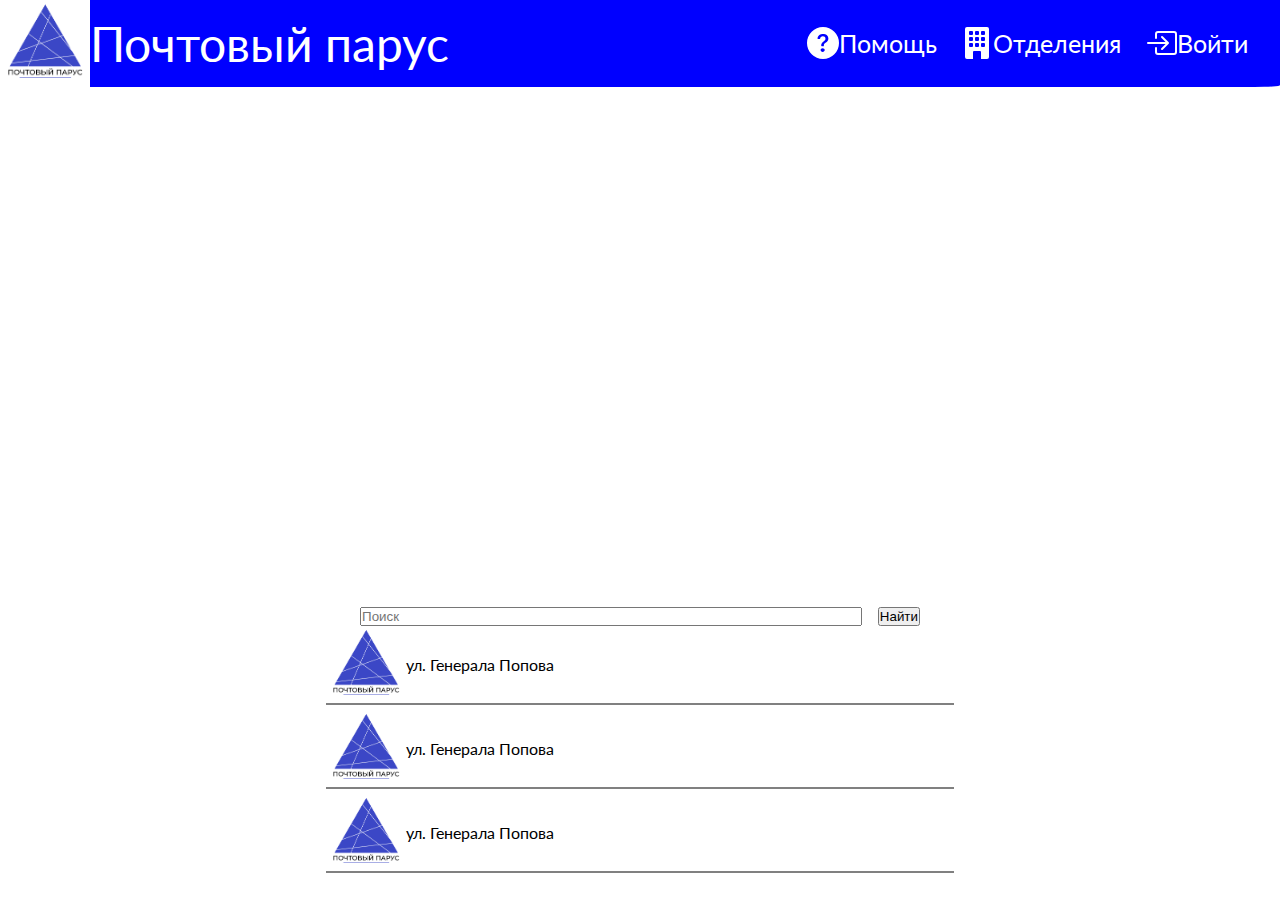
<file: FrontEnd/index.html>
<!DOCTYPE html>
<html lang="ru">
<head>
  <meta charset="UTF-8">
  <meta name="viewport" content="width=device-width, initial-scale=1.0">
  <link rel="stylesheet" href="styles/style.css">
  <link rel="preconnect" href="https://fonts.googleapis.com">
  <link rel="preconnect" href="https://fonts.gstatic.com" crossorigin>
  <link href="https://fonts.googleapis.com/css2?family=Montserrat:ital,wght@0,100..900;1,100..900&display=swap" rel="stylesheet">
  <title>Почтовый парус</title>
</head>
<body>

  <header>
    <div class="nav-bar" style="background-color: blue;">
        <div style="color: blue;" class="title-1">
            <img style="width: 90px;" src="static/images/parus.png" alt="">
            <a class="main-name a-will-gone" href="">Почтовый парус</a>
        </div>
        <div class="title-2 title-2-will-gone">
            <a class="display-flex" href="">
                <div class="title-1">
                <svg xmlns="http://www.w3.org/2000/svg" width="32" height="32" fill="white" class="bi bi-question-circle-fill" viewBox="0 0 16 16">
                    <path d="M16 8A8 8 0 1 1 0 8a8 8 0 0 1 16 0M5.496 6.033h.825c.138 0 .248-.113.266-.25.09-.656.54-1.134 1.342-1.134.686 0 1.314.343 1.314 1.168 0 .635-.374.927-.965 1.371-.673.489-1.206 1.06-1.168 1.987l.003.217a.25.25 0 0 0 .25.246h.811a.25.25 0 0 0 .25-.25v-.105c0-.718.273-.927 1.01-1.486.609-.463 1.244-.977 1.244-2.056 0-1.511-1.276-2.241-2.673-2.241-1.267 0-2.655.59-2.75 2.286a.237.237 0 0 0 .241.247m2.325 6.443c.61 0 1.029-.394 1.029-.927 0-.552-.42-.94-1.029-.94-.584 0-1.009.388-1.009.94 0 .533.425.927 1.01.927z"/>
                  </svg>
                    <a href="help.html">Помощь</a>
            </a>
            </div>
            <div class="title-1">
            <a class="display-flex" href="">
                <svg xmlns="http://www.w3.org/2000/svg" width="32" height="32" fill="white" class="bi bi-building-fill" viewBox="0 0 16 16">
                    <path d="M3 0a1 1 0 0 0-1 1v14a1 1 0 0 0 1 1h3v-3.5a.5.5 0 0 1 .5-.5h3a.5.5 0 0 1 .5.5V16h3a1 1 0 0 0 1-1V1a1 1 0 0 0-1-1zm1 2.5a.5.5 0 0 1 .5-.5h1a.5.5 0 0 1 .5.5v1a.5.5 0 0 1-.5.5h-1a.5.5 0 0 1-.5-.5zm3 0a.5.5 0 0 1 .5-.5h1a.5.5 0 0 1 .5.5v1a.5.5 0 0 1-.5.5h-1a.5.5 0 0 1-.5-.5zm3.5-.5h1a.5.5 0 0 1 .5.5v1a.5.5 0 0 1-.5.5h-1a.5.5 0 0 1-.5-.5v-1a.5.5 0 0 1 .5-.5M4 5.5a.5.5 0 0 1 .5-.5h1a.5.5 0 0 1 .5.5v1a.5.5 0 0 1-.5.5h-1a.5.5 0 0 1-.5-.5zM7.5 5h1a.5.5 0 0 1 .5.5v1a.5.5 0 0 1-.5.5h-1a.5.5 0 0 1-.5-.5v-1a.5.5 0 0 1 .5-.5m2.5.5a.5.5 0 0 1 .5-.5h1a.5.5 0 0 1 .5.5v1a.5.5 0 0 1-.5.5h-1a.5.5 0 0 1-.5-.5zM4.5 8h1a.5.5 0 0 1 .5.5v1a.5.5 0 0 1-.5.5h-1a.5.5 0 0 1-.5-.5v-1a.5.5 0 0 1 .5-.5m2.5.5a.5.5 0 0 1 .5-.5h1a.5.5 0 0 1 .5.5v1a.5.5 0 0 1-.5.5h-1a.5.5 0 0 1-.5-.5zm3.5-.5h1a.5.5 0 0 1 .5.5v1a.5.5 0 0 1-.5.5h-1a.5.5 0 0 1-.5-.5v-1a.5.5 0 0 1 .5-.5"/>
                  </svg>
                    <p>Отделения</p>
            </a>
            </div>
            <div class="title-1">
            <a class="display-flex" href="">
                <svg xmlns="http://www.w3.org/2000/svg" width="32" height="32" fill="white" class="bi bi-box-arrow-in-right" viewBox="0 0 16 16">
                    <path fill-rule="evenodd" d="M6 3.5a.5.5 0 0 1 .5-.5h8a.5.5 0 0 1 .5.5v9a.5.5 0 0 1-.5.5h-8a.5.5 0 0 1-.5-.5v-2a.5.5 0 0 0-1 0v2A1.5 1.5 0 0 0 6.5 14h8a1.5 1.5 0 0 0 1.5-1.5v-9A1.5 1.5 0 0 0 14.5 2h-8A1.5 1.5 0 0 0 5 3.5v2a.5.5 0 0 0 1 0z"/>
                    <path fill-rule="evenodd" d="M11.854 8.354a.5.5 0 0 0 0-.708l-3-3a.5.5 0 1 0-.708.708L10.293 7.5H1.5a.5.5 0 0 0 0 1h8.793l-2.147 2.146a.5.5 0 0 0 .708.708z"/>
                  </svg>
                    <a href="forma.html">Войти</a>
            </a>
            </div>
        </div>
        <div class="title-2-adaptived">
            <a class="to-open-list-adaptived" href="">
                <svg xmlns="http://www.w3.org/2000/svg" width="80" height="80" fill="currentColor" class="bi bi-list" viewBox="0 0 16 16">
                    <path fill-rule="evenodd" d="M2.5 12a.5.5 0 0 1 .5-.5h10a.5.5 0 0 1 0 1H3a.5.5 0 0 1-.5-.5m0-4a.5.5 0 0 1 .5-.5h10a.5.5 0 0 1 0 1H3a.5.5 0 0 1-.5-.5m0-4a.5.5 0 0 1 .5-.5h10a.5.5 0 0 1 0 1H3a.5.5 0 0 1-.5-.5"/>
                  </svg>
            </a>
            <div class="undisplayed-list">
                <div>
                    <a class="display-flex" href="">
                        <svg xmlns="http://www.w3.org/2000/svg" width="32" height="32" fill="white" class="bi bi-question-circle-fill" viewBox="0 0 16 16">
                            <path d="M16 8A8 8 0 1 1 0 8a8 8 0 0 1 16 0M5.496 6.033h.825c.138 0 .248-.113.266-.25.09-.656.54-1.134 1.342-1.134.686 0 1.314.343 1.314 1.168 0 .635-.374.927-.965 1.371-.673.489-1.206 1.06-1.168 1.987l.003.217a.25.25 0 0 0 .25.246h.811a.25.25 0 0 0 .25-.25v-.105c0-.718.273-.927 1.01-1.486.609-.463 1.244-.977 1.244-2.056 0-1.511-1.276-2.241-2.673-2.241-1.267 0-2.655.59-2.75 2.286a.237.237 0 0 0 .241.247m2.325 6.443c.61 0 1.029-.394 1.029-.927 0-.552-.42-.94-1.029-.94-.584 0-1.009.388-1.009.94 0 .533.425.927 1.01.927z"/>
                          </svg>
                            <a href="help.html">Помощь</a>
                    </a>
                </div>
                <div>
                    <a class="display-flex" href="">
                        <svg xmlns="http://www.w3.org/2000/svg" width="32" height="32" fill="white" class="bi bi-building-fill" viewBox="0 0 16 16">
                            <path d="M3 0a1 1 0 0 0-1 1v14a1 1 0 0 0 1 1h3v-3.5a.5.5 0 0 1 .5-.5h3a.5.5 0 0 1 .5.5V16h3a1 1 0 0 0 1-1V1a1 1 0 0 0-1-1zm1 2.5a.5.5 0 0 1 .5-.5h1a.5.5 0 0 1 .5.5v1a.5.5 0 0 1-.5.5h-1a.5.5 0 0 1-.5-.5zm3 0a.5.5 0 0 1 .5-.5h1a.5.5 0 0 1 .5.5v1a.5.5 0 0 1-.5.5h-1a.5.5 0 0 1-.5-.5zm3.5-.5h1a.5.5 0 0 1 .5.5v1a.5.5 0 0 1-.5.5h-1a.5.5 0 0 1-.5-.5v-1a.5.5 0 0 1 .5-.5M4 5.5a.5.5 0 0 1 .5-.5h1a.5.5 0 0 1 .5.5v1a.5.5 0 0 1-.5.5h-1a.5.5 0 0 1-.5-.5zM7.5 5h1a.5.5 0 0 1 .5.5v1a.5.5 0 0 1-.5.5h-1a.5.5 0 0 1-.5-.5v-1a.5.5 0 0 1 .5-.5m2.5.5a.5.5 0 0 1 .5-.5h1a.5.5 0 0 1 .5.5v1a.5.5 0 0 1-.5.5h-1a.5.5 0 0 1-.5-.5zM4.5 8h1a.5.5 0 0 1 .5.5v1a.5.5 0 0 1-.5.5h-1a.5.5 0 0 1-.5-.5v-1a.5.5 0 0 1 .5-.5m2.5.5a.5.5 0 0 1 .5-.5h1a.5.5 0 0 1 .5.5v1a.5.5 0 0 1-.5.5h-1a.5.5 0 0 1-.5-.5zm3.5-.5h1a.5.5 0 0 1 .5.5v1a.5.5 0 0 1-.5.5h-1a.5.5 0 0 1-.5-.5v-1a.5.5 0 0 1 .5-.5"/>
                          </svg>
                            <p>Отделения</p>
                    </a>
                </div>
                <div>
                    <a class="display-flex" href="">
                        <svg xmlns="http://www.w3.org/2000/svg" width="32" height="32" fill="white" class="bi bi-box-arrow-in-right" viewBox="0 0 16 16">
                            <path fill-rule="evenodd" d="M6 3.5a.5.5 0 0 1 .5-.5h8a.5.5 0 0 1 .5.5v9a.5.5 0 0 1-.5.5h-8a.5.5 0 0 1-.5-.5v-2a.5.5 0 0 0-1 0v2A1.5 1.5 0 0 0 6.5 14h8a1.5 1.5 0 0 0 1.5-1.5v-9A1.5 1.5 0 0 0 14.5 2h-8A1.5 1.5 0 0 0 5 3.5v2a.5.5 0 0 0 1 0z"/>
                            <path fill-rule="evenodd" d="M11.854 8.354a.5.5 0 0 0 0-.708l-3-3a.5.5 0 1 0-.708.708L10.293 7.5H1.5a.5.5 0 0 0 0 1h8.793l-2.147 2.146a.5.5 0 0 0 .708.708z"/>
                          </svg>
                            <p>Войти</p>
                    </a>
                </div>
            </div>
        </div>
  </header>
  <main>
    <div class="map-container">
      <iframe src="https://yandex.ru/map-widget/v1/?ll=36.258414%2C54.512820&z=14" allowfullscreen></iframe>
    </div>
    <div>
      <div class="srch-lst-container">
        <div class="list-main">
          <form class="search-form">
              <input type="search" name="text" class="search" placeholder="Поиск">
              <input type="submit" name="submit" class="submit" value="Найти">
          </form>
            <div class="list-item">
                <img style="width: 80px;" src="parus.png" alt="">ул. Генерала Попова
            </div>
            <div class="list-item">
                <img style="width: 80px;" src="parus.png" alt="">ул. Генерала Попова
            </div>
            <div class="list-item">
                <img style="width: 80px;" src="parus.png" alt="">ул. Генерала Попова
            </div>
        </div>
      </div>
    </div>
  </main>
  <footer>
    <section></section>
  </footer>
</body>
</html>
</file>
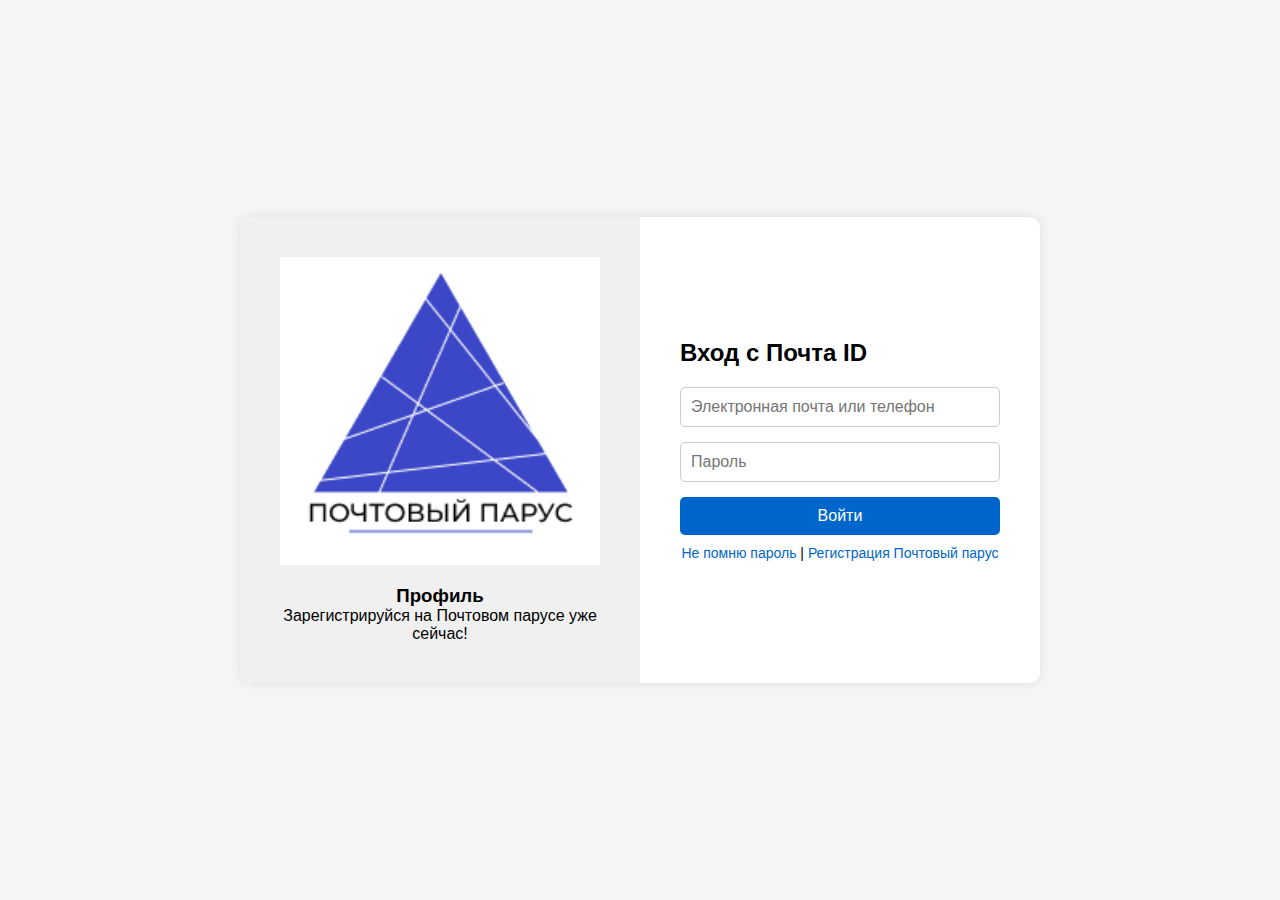
<file: FrontEnd/forma.html>
<!DOCTYPE html>
<html lang="ru">
<head>
    <meta charset="UTF-8">
    <meta name="viewport" content="width=device-width, initial-scale=1.0">
    <title>Вход в Почтовый парус</title>
    <style>
        * {
            box-sizing: border-box;
            margin: 0;
            padding: 0;
            font-family: Arial, sans-serif;
        }
        body {
            display: flex;
            justify-content: center;
            align-items: center;
            height: 100vh;
            background-color: #f5f5f5;
        }
        .container {
            display: flex;
            background: white;
            width: 90%;
            max-width: 800px;
            border-radius: 10px;
            box-shadow: 0 0 10px rgba(0, 0, 0, 0.1);
            overflow: hidden;
        }
        .left {
            flex: 1;
            padding: 40px;
            background: #f0f0f0;
            display: flex;
            flex-direction: column;
            justify-content: center;
            align-items: center;
            text-align: center;
        }
        .left img {
            width: 100px;
            margin-bottom: 20px;
        }
        .right {
            flex: 1;
            padding: 40px;
            display: flex;
            flex-direction: column;
            justify-content: center;
        }
        h2 {
            margin-bottom: 20px;
        }
        input {
            width: 100%;
            padding: 10px;
            margin-bottom: 15px;
            border: 1px solid #ccc;
            border-radius: 5px;
            font-size: 16px;
        }
        button {
            width: 100%;
            padding: 10px;
            background: #0066cc;
            color: white;
            border: none;
            border-radius: 5px;
            font-size: 16px;
            cursor: pointer;
        }
        button:hover {
            background: #005bb5;
        }
        .small-text {
            text-align: center;
            margin-top: 10px;
            font-size: 14px;
        }
        .small-text a {
            color: #0066cc;
            text-decoration: none;
        }
        @media (max-width: 600px) {
            .container {
                flex-direction: column;
            }
            .left {
                display: none;
            }
        }
    </style>
</head>
<body>

<div class="container">
    <div class="left">
        <img style="width: 100%;" src="parus.png" alt="Иконка">
        <h3>Профиль</h3>
        <p>Зарегистрируйся на Почтовом парусе уже сейчас!</p>
    </div>
    <div class="right">
        <h2>Вход с Почта ID</h2>
        <form>
            <input type="text" placeholder="Электронная почта или телефон" required>
            <input type="password" placeholder="Пароль" required>
            <button type="submit">Войти</button>
        </form>
        <div class="small-text">
            <a href="#">Не помню пароль</a> | <a href="#">Регистрация Почтовый парус</a>
        </div>
    </div>
</div>

</body>
</html>
</file>
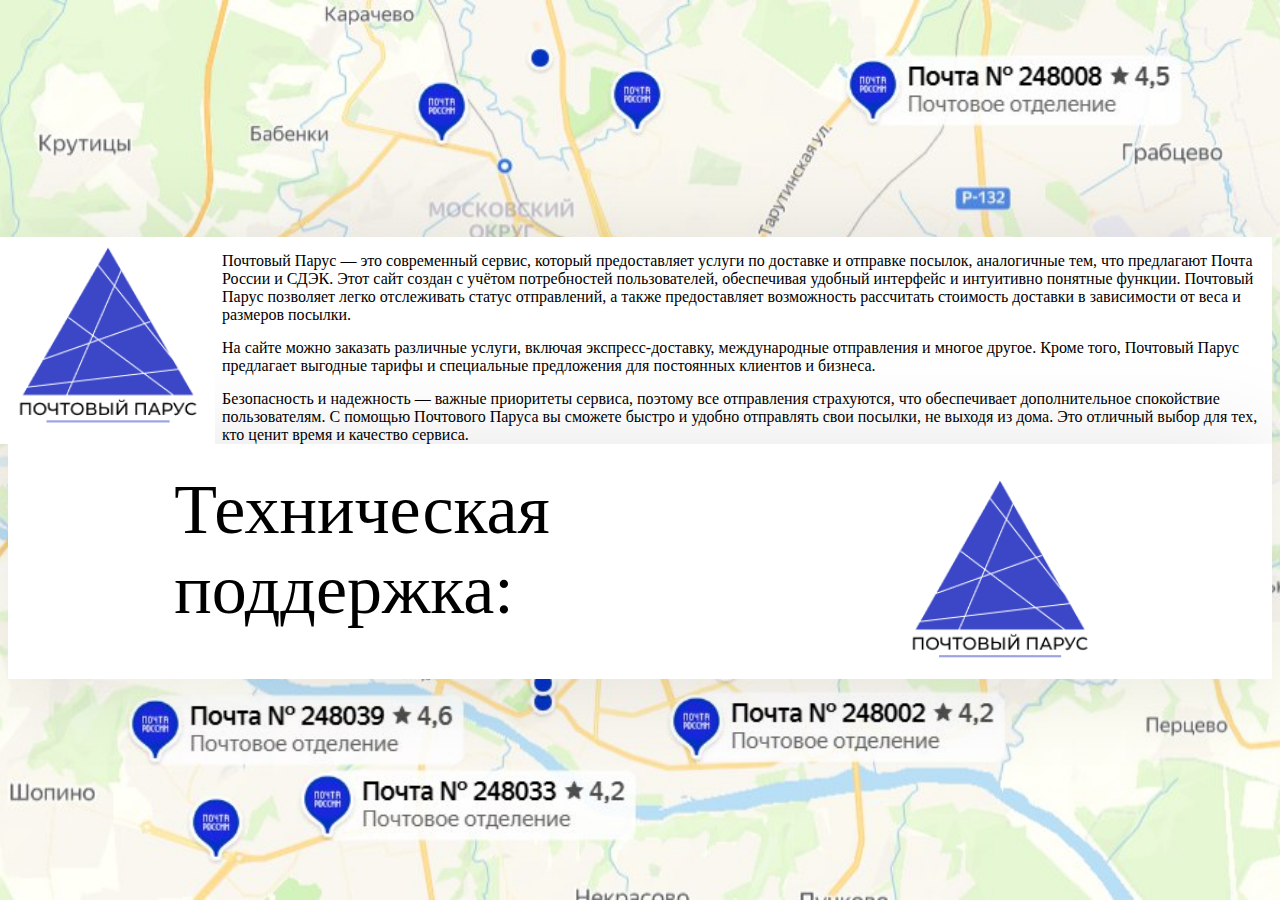
<file: FrontEnd/help.html>
<!DOCTYPE html>
<html lang="ru">
<head>
</head>
<title></title>
<style>
 body{
    background: url(kaluga.jpg) no-repeat center center fixed;
    background-size: cover;
    display: flex;
    justify-content: center;
    align-items: center;
    height: 100vh;
 }
.center{
    justify-content: center;
    box-shadow: 0 0 100px rgba(0, 0, 0, 0.1);
    display: flex;
    background-color: rgb(255, 255, 255);
}
.center:hover{
    transform: translateY(-5px);
}
.center::before{
    transition: background 0.3s ease;
}
.left{
    flex: 1;
    display: flex;
    justify-content: center;

}
.right{
    margin-left: 15px;
    justify-content: center;
    display: flex;
    flex-direction: column;
}
.text{
    margin-top: 15px;
}
@media (max-width: 1000px) {
            .left {
                overflow: hidden;
                display: none;
            }
        }
</style>
<body>
  <header>
</header>
<main>
    <div class="center">
        <div class="left">
            <img src="parus.png" alt="">
        </div>
        <div class="right">
            <div class="text">Почтовый Парус — это современный сервис, который предоставляет услуги по доставке и отправке посылок, аналогичные тем, что предлагают Почта России и СДЭК. Этот сайт создан с учётом потребностей пользователей, обеспечивая удобный интерфейс и интуитивно понятные функции. Почтовый Парус позволяет легко отслеживать статус отправлений, а также предоставляет возможность рассчитать стоимость доставки в зависимости от веса и размеров посылки.
            </div>
            <div class="text">На сайте можно заказать различные услуги, включая экспресс-доставку, международные отправления и многое другое. Кроме того, Почтовый Парус предлагает выгодные тарифы и специальные предложения для постоянных клиентов и бизнеса. 
            </div>
            <div class="text">Безопасность и надежность — важные приоритеты сервиса, поэтому все отправления страхуются, что обеспечивает дополнительное спокойствие пользователям. С помощью Почтового Паруса вы сможете быстро и удобно отправлять свои посылки, не выходя из дома. Это отличный выбор для тех, кто ценит время и качество сервиса.
            </div>
        </div>
    </div>

    <div class="center">
        <div><br></div>
        <div style="margin-top: 2%;font-size: 70px; display: flex; justify-content: center;">
            Техническая поддержка:
            <a href="https://web.telegram.org/k/#@stormcage_139">
                <img src="parus.png" width="100%" height="100%" width="600">
              </a>
        </div>
    </div>
</main>
<footer>
  <section></section>
</footer>
</body>
</html>
</file>
<file: FrontEnd/styles/style.css>
@import url('https://fonts.googleapis.com/css2?family=Lato:ital,wght@0,100;0,300;0,400;0,700;0,900;1,100;1,300;1,400;1,700;1,900&family=Montserrat:ital,wght@0,100..900;1,100..900&display=swap');

*{
    margin: 0;
    padding: 0;
}
html{
    font-family: "Lato", serif;
    /* мб такой шрифт,мне больше нрав,но он лучше для латинницы */
    font-optical-sizing: auto;
    font-style: normal;
}
.display-flex{
    display: flex;
    align-items: center;
}
.title-2>.title-1{
    margin-left: 1.5rem;
}
.title-1>p{
    color: white;
}

.main-name{
    font-size: 3rem;
}
.parent{
    display: flex;
    /* background-color: antiquewhite; */
    align-items: center;
    justify-content: center;
}
.icon{
    /* border-radius: 10px; */
    width: 200px;
    transition: transform 0.3s ease;
}
.icon:hover{
    transform: translateY(-10px);
    /* box-shadow: 0 10px 20px rgba(255, 255, 255, 0.7); */
}
.nav-bar{
    justify-content: space-between;
    align-items: center;
    display: flex;
    /* background-color: antiquewhite; */   
    border-bottom-left-radius: 2%;
    border-bottom-right-radius: 2%;
}
.title-1{
    position: relative;
    align-items: center;
    display: flex;
    font-size: 25px;
}
.title-2{
    padding-right: 2rem;
    display: flex;
    justify-content: right;
    /* background-color: aqua; */
}
a{
    text-decoration: none;
    color: white;

}
.title-2-adaptived{
    display: none;
    justify-content: flex-end;
}
.list-main{
    align-items: center;
    flex-direction: column;
    display: flex;
    width: 70%;
}
.list-item {
    display: flex;
    align-items: center;
    border-bottom: solid 2px grey;
    margin-bottom: 5px;
    width: 70%;
}
.undisplayed-list{
    display: none;
    position: absolute;
    right: 0%;
    background-color: blue;
    flex-direction: column;
    justify-content: flex-end;
    width: 100%;
    border-bottom-right-radius: 0.5rem;
    border-bottom-left-radius: 0.5rem;
}
.to-open-list-adaptived{
    display: none;
}

  .map-container {
    display: flex;
    justify-content: center;
    align-items: center;
    width: 100%;
    padding: 10px;
  }

  .map-container iframe {
    width: 90%;
    max-width: 1200px;
    height: 500px;
    border: none;
    border-radius: 8px;
  }
.srch-lst-container{
    display: flex;
    flex-direction: column;
    align-items: center;
}
.search-form{
    display: flex;
    justify-content: center;
    width: 70%;
}
.search{
    width: 80%;
}
.submit{
    margin-left: 1rem;
}
  /* Адаптация для планшетов */
  @media (max-width: 1024px) {
    .map-container iframe {
      height: 400px;
    }
    .a-will-gone{
        font-size: 1.7rem;
    }
    .undisplayed-list>a{
        text-align: center;
    }
    .a-will-gone{
        display: block;
    }
  }

  /* Адаптация для мобильных устройств */
  @media (max-width: 768px) {
    .map-container iframe {
      width: 100%;
      height: 300px;
    }
    .title-2-will-gone{
        display: none;
    }
    .a-will-gone{
        font-size: 2rem;
    }
    .title-2-adaptived{
        display: block;
        padding-right: 2rem;
    }
    .to-open-list-adaptived{
        display: block;
        font-size: 1.5rem;
    }
    .title-2-adaptived:hover> .undisplayed-list{
        display: flex;
        flex-direction: column;
    }
    .undisplayed-list>div{
        padding-top: 1rem;
    }
  }

  /* Для совсем маленьких экранов */
  @media (max-width: 480px) {
    .map-container iframe {
      height: 250px;
      
    }
    .to-open-list-adaptived{
        display: block;
    }
    .main-name{
        text-align: center;
    }
  }
/* @media(max-width:1038px){
    .undisplayed-list{
        display: none;
        position: absolute;
        background-color: blue;
        flex-direction: column;
        justify-content: flex-end;
        width: 100%;
    }
    .undisplayed-list>a{
        text-align: center;
    }
    .title-2-adaptived{
        display: none;
    }
    .title-2-adaptived:hover> .undisplayed-list{
        display: flex;
    }
    .a-will-gone{
        display: block;
    }
}
@media(max-width:700px){
    .a-will-gone{
        display: none;
    }
    .title-2-will-gone{
        display: None;
    }
    .title-2-adaptived{
        display: block;
    }
} */
</file>
